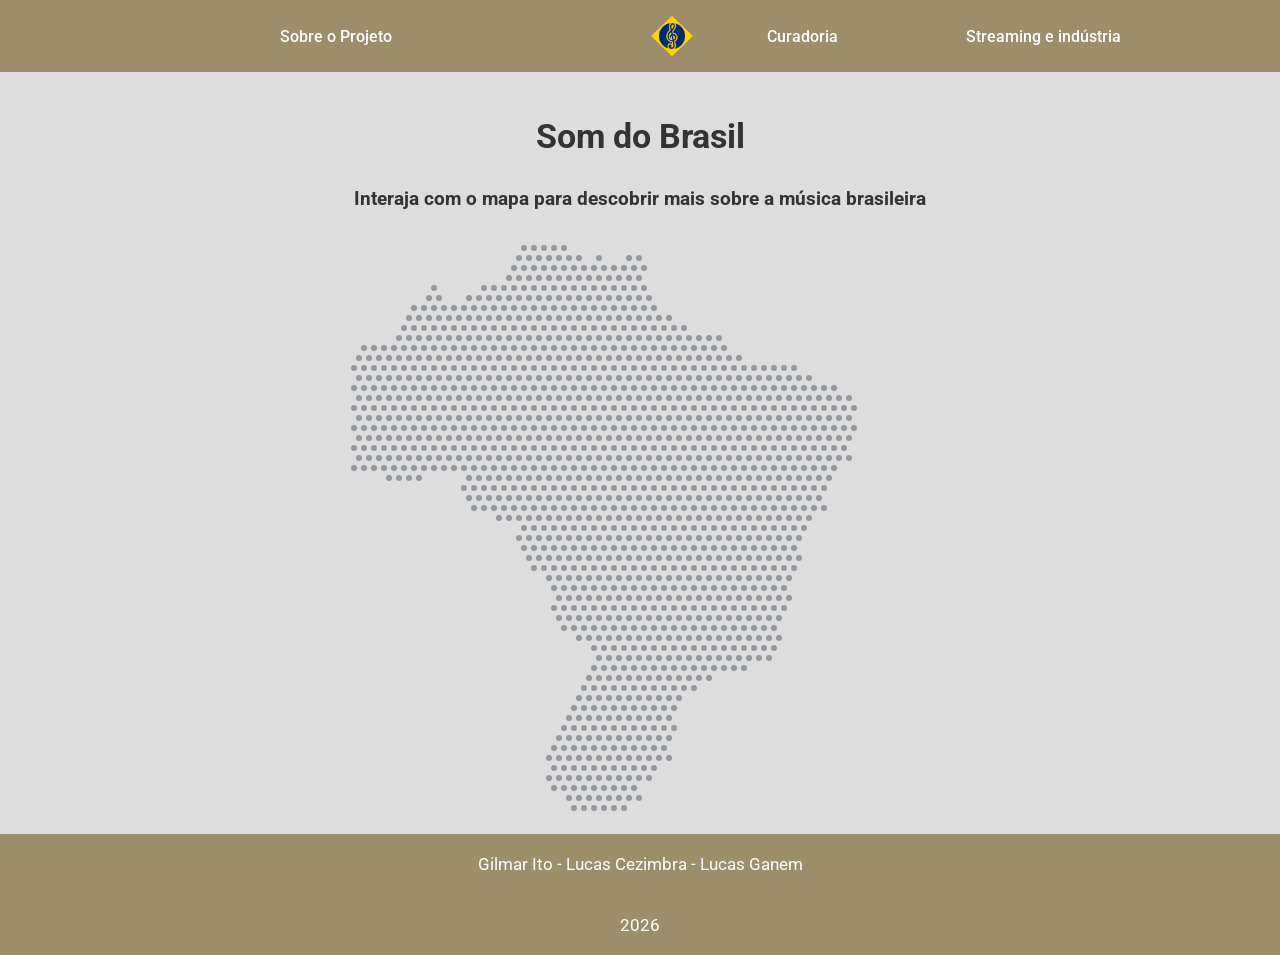
<file: index.html>
<!doctype html>
<html lang="pt-br">
  <head>
    <meta charset="UTF-8" />
    <meta name="viewport" content="width=device-width, initial-scale=1.0" />
    <title>Som do Brasil</title>
    <link rel="preconnect" href="https://fonts.googleapis.com" />
    <link rel="preconnect" href="https://fonts.gstatic.com" crossorigin />
    <link
      href="https://fonts.googleapis.com/css2?family=Roboto:wght@400;700&display=swap"
      rel="stylesheet"
    />
    <link rel="stylesheet" href="./styles/global.css" />
    <link rel="stylesheet" href="./styles/homepage.css" />
    <script type="module" src="./js/main.js"></script>
  </head>
  <body>
    <app-header></app-header>
    <main>
      <h1 class="title">Som do Brasil</h1>
      <h2 id="apresentacao-mapa">
        Interaja com o mapa para descobrir mais sobre a música brasileira
      </h2>
      <section id="brazil-map"></section>
    </main>
    <app-footer></app-footer>
  </body>
</html>
</file>
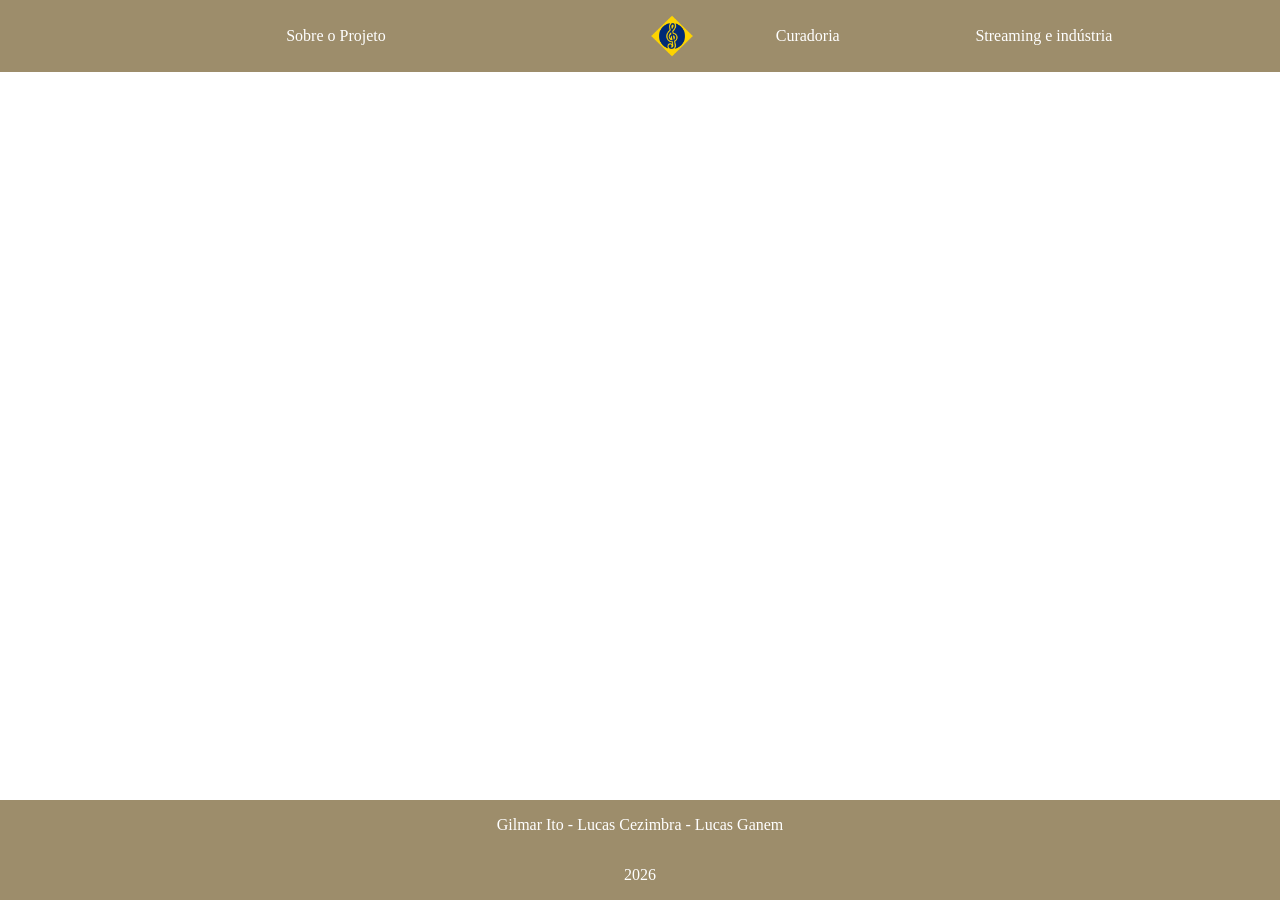
<file: curadoria.html>
<!doctype html>
<html lang="pt-br">
  <head>
    <meta charset="UTF-8" />
    <meta name="viewport" content="width=device-width, initial-scale=1.0" />
    <title>Document</title>
    <link rel="stylesheet" href="./styles/style.css" />
    <script type="module" src="./js/main.js"></script>
  </head>
  <body>
    <app-header></app-header>
    <main>
      <h1>curadoria</h1>
    </main>
    <app-footer></app-footer>
  </body>
</html>
</file>
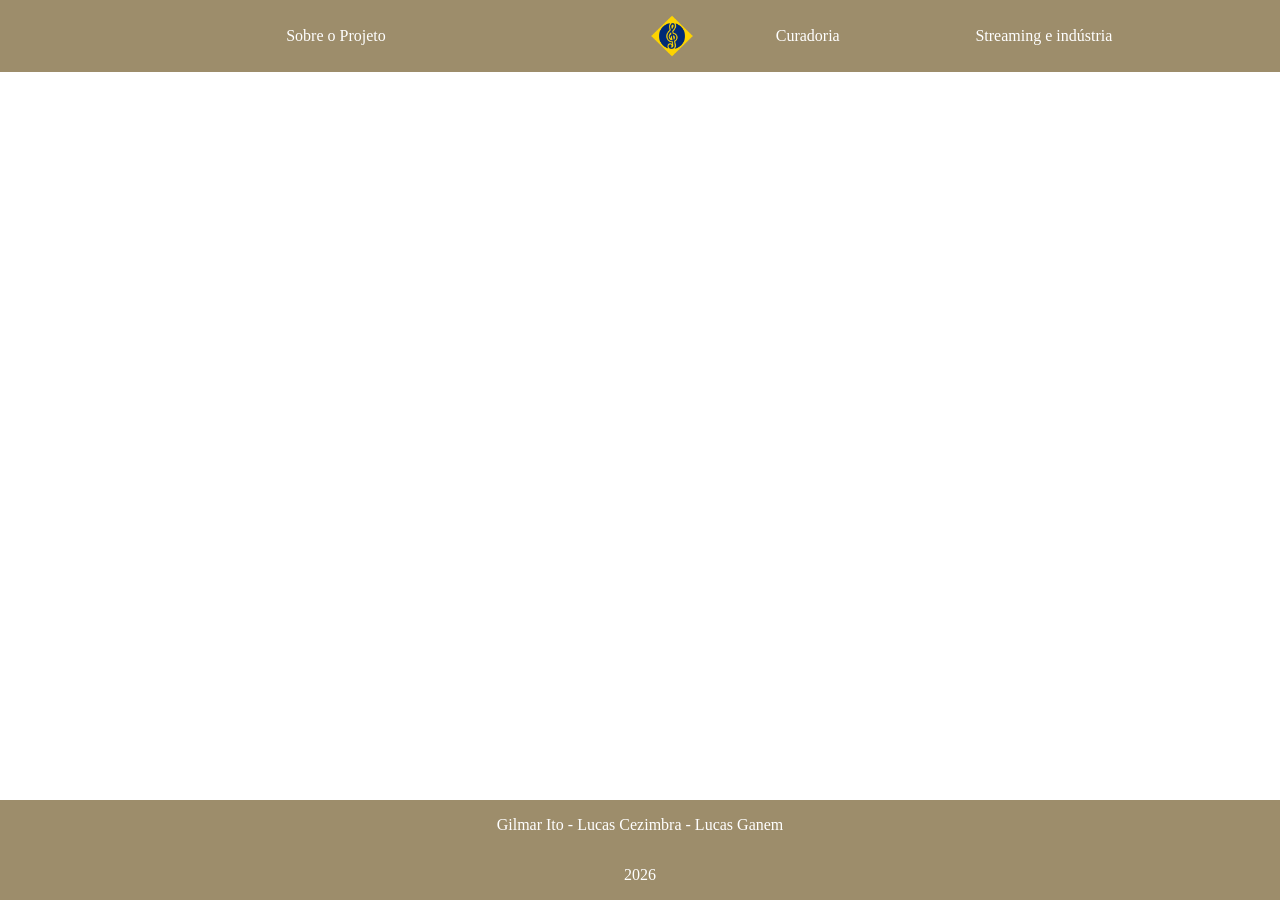
<file: dadosETendencia.html>
<!doctype html>
<html lang="pt-br">
  <head>
    <meta charset="UTF-8" />
    <meta name="viewport" content="width=device-width, initial-scale=1.0" />
    <title>Document</title>
    <link rel="stylesheet" href="./styles/style.css" />
    <script type="module" src="./js/main.js"></script>
  </head>
  <body>
    <app-header></app-header>
    <main>
      <h1>dados e tendencia</h1>
    </main>
    <app-footer></app-footer>
  </body>
</html>
</file>
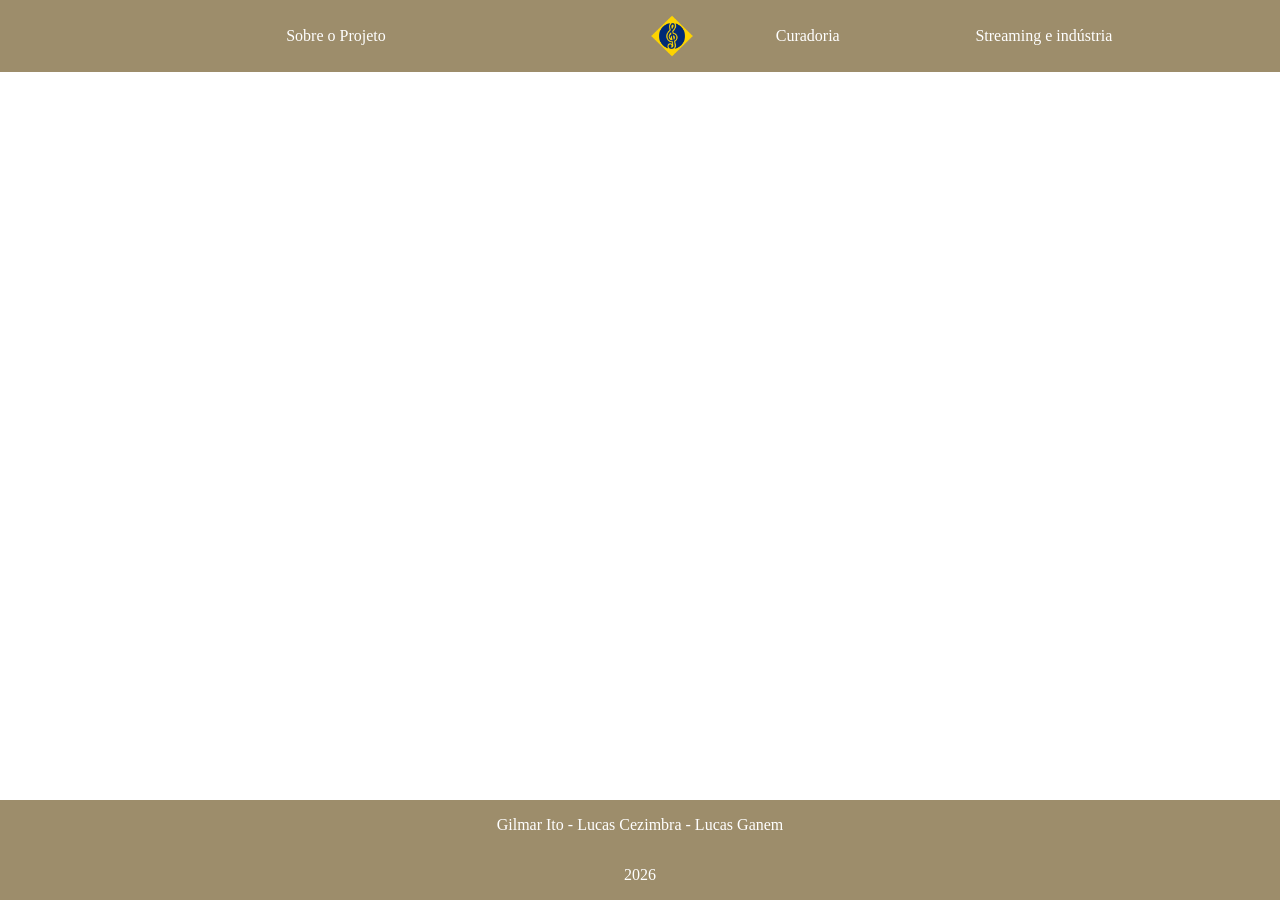
<file: mapaRegional.html>
<!doctype html>
<html lang="pt-br">
  <head>
    <meta charset="UTF-8" />
    <meta name="viewport" content="width=device-width, initial-scale=1.0" />
    <title>Document</title>
    <link rel="stylesheet" href="./styles/style.css" />
    <script type="module" src="./js/main.js"></script>
  </head>
  <body>
    <app-header></app-header>
    <main>
      <h1>mapa regional</h1>
    </main>
    <app-footer></app-footer>
  </body>
</html>
</file>
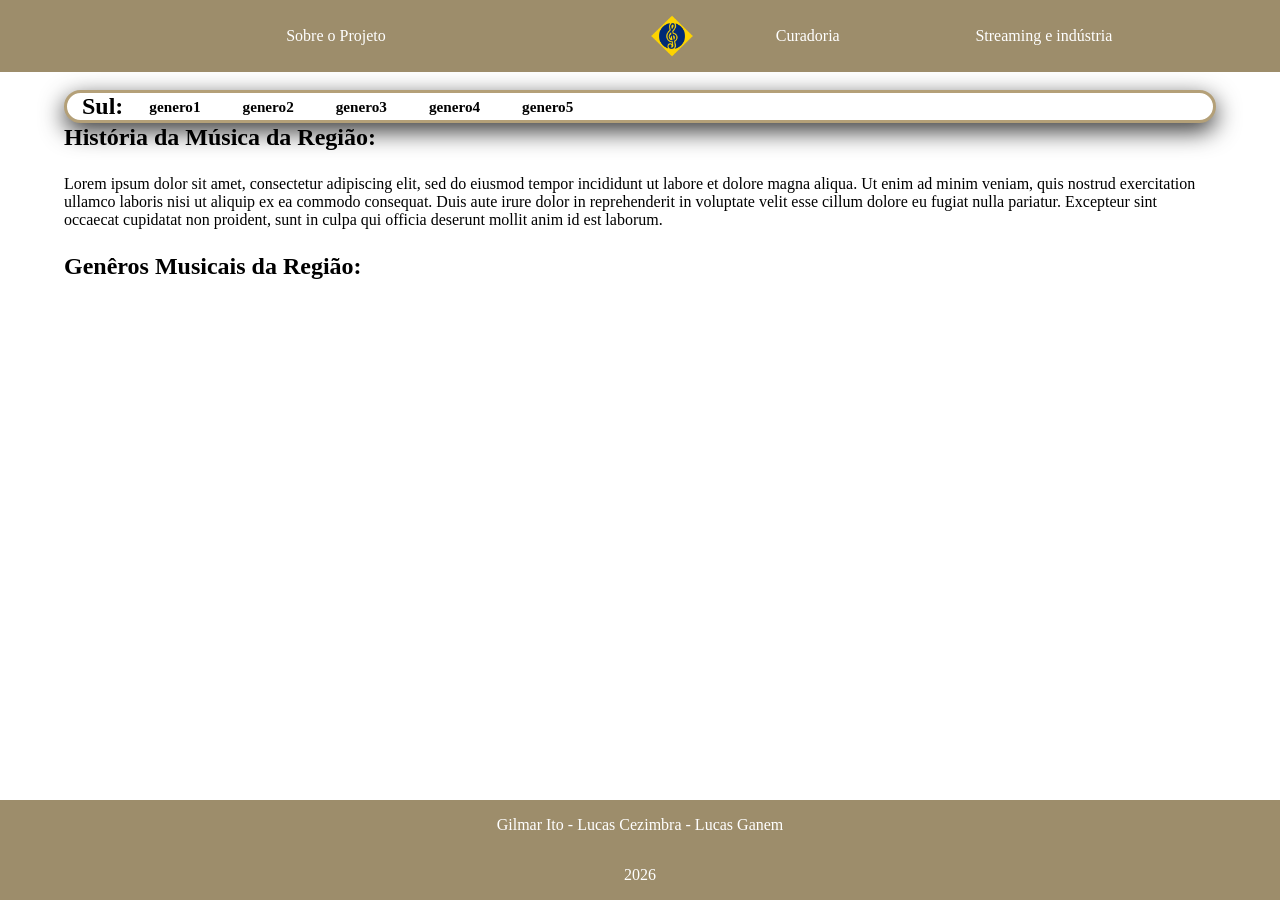
<file: regiao.html>
<!doctype html>
<html lang="en">
  <head>
    <meta charset="UTF-8" />
    <meta name="viewport" content="width=device-width, initial-scale=1.0" />
    <title>Document</title>
    <link rel="stylesheet" href="./styles/style.css" />
    <link rel="stylesheet" href="./styles/region.css" />
    <script type="module" src="./js/main.js"></script>
    <script type="module" src="./js/region.js"></script>
  </head>
  <body>
    <app-header></app-header>
    <aside id="menubar">
      <h1 id="genre-title">Sul:</h1>
      <ul id="genres-link">
        <li><a class="genres-a" href="#">genero1</a></li>
        <li><a class="genres-a" href="#">genero2</a></li>
        <li><a class="genres-a" href="#">genero3</a></li>
        <li><a class="genres-a" href="#">genero4</a></li>
        <li><a class="genres-a" href="#">genero5</a></li>
      </ul>
    </aside>
    <main id="region-main">
      <section>
        <h2>História da Música da Região:</h2>
        <article>
          Lorem ipsum dolor sit amet, consectetur adipiscing elit, sed do
          eiusmod tempor incididunt ut labore et dolore magna aliqua. Ut enim ad
          minim veniam, quis nostrud exercitation ullamco laboris nisi ut
          aliquip ex ea commodo consequat. Duis aute irure dolor in
          reprehenderit in voluptate velit esse cillum dolore eu fugiat nulla
          pariatur. Excepteur sint occaecat cupidatat non proident, sunt in
          culpa qui officia deserunt mollit anim id est laborum.
        </article>
      </section>

      <section id="genres">
        <h2>Genêros Musicais da Região:</h2>
      </section>
    </main>
    <app-footer></app-footer>
  </body>
</html>
</file>
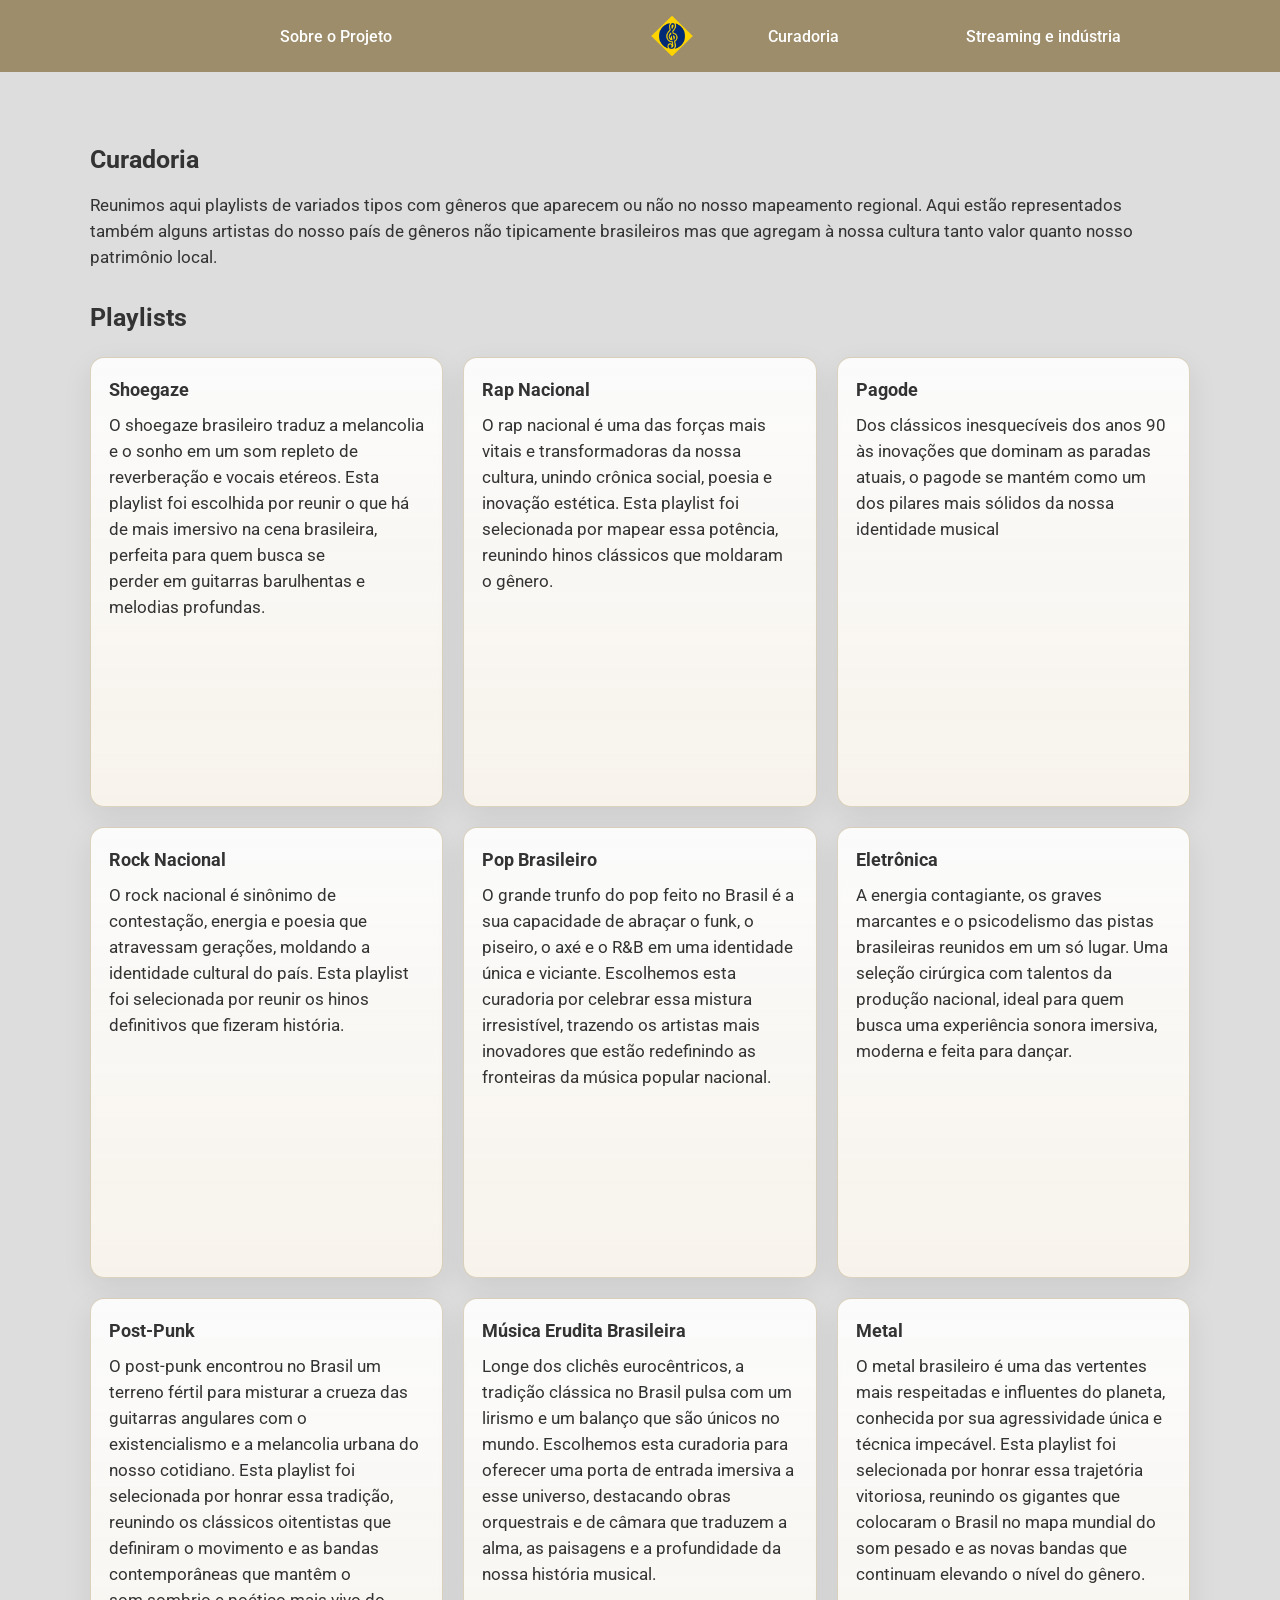
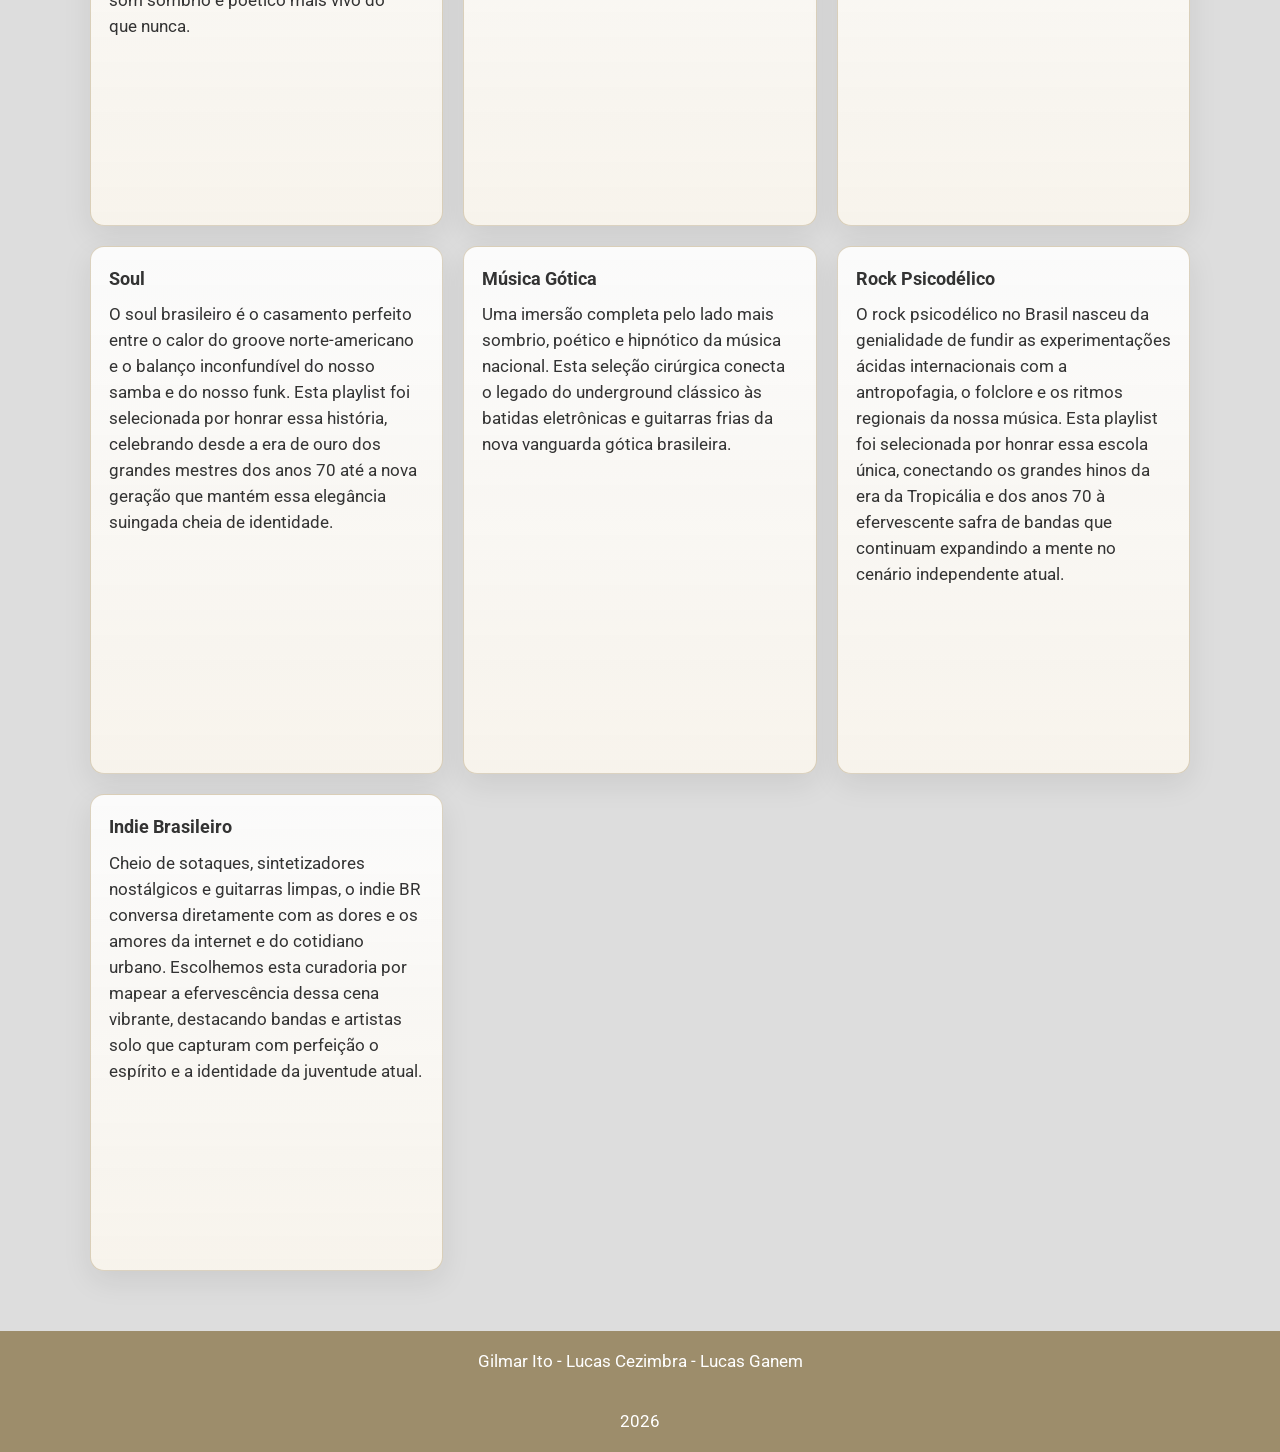
<file: pages/curadoria.html>
<!doctype html>
<html lang="pt-br">
  <head>
    <meta charset="UTF-8" />
    <meta name="viewport" content="width=device-width, initial-scale=1.0" />
    <title>Curadoria</title>
    <link rel="stylesheet" href="../styles/global.css" />
    <link rel="stylesheet" href="../styles/curadoria.css" />
    <script type="module" src="../js/main.js"></script>
  </head>
  <body>
    <app-header></app-header>
    <main id="curadoria-main">
      <section class="curadoria-hero">
        <h1>Curadoria</h1>
        <article>
          Reunimos aqui playlists de variados tipos com gêneros que aparecem ou não no nosso
          mapeamento regional. Aqui estão representados também alguns artistas do nosso país de
          gêneros não tipicamente brasileiros mas que agregam à nossa cultura tanto valor quanto
          nosso patrimônio local.
        </article>
      </section>

      <section aria-label="Playlists em destaque">
        <h2>Playlists</h2>

        <div class="playlist-grid">
          <article class="playlist-card">
            <div class="playlist-card__header">
              <div>
                <h3>Shoegaze</h3>
                <p>O shoegaze brasileiro traduz a melancolia e o sonho em um som repleto de reverberação e vocais etéreos. Esta playlist foi escolhida por reunir o que há de mais imersivo na cena brasileira, perfeita para quem busca se perder em guitarras barulhentas e melodias profundas.</p>
              </div>
            </div>
            <iframe
              class="spotify-embed"
              style="border-radius: 12px"
              src="https://open.spotify.com/embed/playlist/7p2BRbsqqsHT8gylCKDNq9"
              width="100%"
              height="152"
              frameborder="0"
              allow="autoplay; clipboard-write; encrypted-media; fullscreen; picture-in-picture"
              loading="lazy"
              referrerpolicy="strict-origin-when-cross-origin"
              title="Spotify playlist Shoegaze"
            ></iframe>
          </article>
          <article class="playlist-card">
            <div class="playlist-card__header">
              <div>
                <h3>Rap Nacional</h3>
                <p>O rap nacional é uma das forças mais vitais e transformadoras da nossa cultura, unindo crônica social, poesia e inovação estética. Esta playlist foi selecionada por mapear essa potência, reunindo hinos clássicos que moldaram o gênero.</p>
              </div>
            </div>
            <iframe
              class="spotify-embed"
              style="border-radius: 12px"
              src="https://open.spotify.com/embed/playlist/7ixochnHzdR1RrD2PnpzCP"
              width="100%"
              height="152"
              frameborder="0"
              allow="autoplay; clipboard-write; encrypted-media; fullscreen; picture-in-picture"
              loading="lazy"
              referrerpolicy="strict-origin-when-cross-origin"
              title="Spotify playlist Rap Nacional"
            ></iframe>
          </article>
          <article class="playlist-card">
            <div class="playlist-card__header">
              <div>
                <h3>Pagode</h3>
                <p>Dos clássicos inesquecíveis dos anos 90 às inovações que dominam as paradas atuais, o pagode se mantém como um dos pilares mais sólidos da nossa identidade musical</p>
              </div>
            </div>
            <iframe
              class="spotify-embed"
              style="border-radius: 12px"
              src="https://open.spotify.com/embed/playlist/1ShAP8XqA3aaNWKHEOiKAK"
              width="100%"
              height="152"
              frameborder="0"
              allow="autoplay; clipboard-write; encrypted-media; fullscreen; picture-in-picture"
              loading="lazy"
              referrerpolicy="strict-origin-when-cross-origin"
              title="Spotify album Pagode"
            ></iframe>
          </article>
          <article class="playlist-card">
            <div class="playlist-card__header">
              <div>
                <h3>Rock Nacional</h3>
                <p>O rock nacional é sinônimo de contestação, energia e poesia que atravessam gerações, moldando a identidade cultural do país. Esta playlist foi selecionada por reunir os hinos definitivos que fizeram história.</p>
              </div>
            </div>
            <iframe
              class="spotify-embed"
              style="border-radius: 12px"
              src="https://open.spotify.com/embed/playlist/6JaQHAaEKZTk6zW8n5g4fj"
              width="100%"
              height="152"
              frameborder="0"
              allow="autoplay; clipboard-write; encrypted-media; fullscreen; picture-in-picture"
              loading="lazy"
              referrerpolicy="strict-origin-when-cross-origin"
              title="Spotify playlist Rock Nacional"
            ></iframe>
          </article>
          <article class="playlist-card">
            <div class="playlist-card__header">
              <div>
                <h3>Pop Brasileiro</h3>
                <p>O grande trunfo do pop feito no Brasil é a sua capacidade de abraçar o funk, o piseiro, o axé e o R&B em uma identidade única e viciante. Escolhemos esta curadoria por celebrar essa mistura irresistível, trazendo os artistas mais inovadores que estão redefinindo as fronteiras da música popular nacional.</P>
              </div>
            </div>
            <iframe
              class="spotify-embed"
              style="border-radius: 12px"
              src="https://open.spotify.com/embed/playlist/3GsUFHlbsI5O0R4VgKOQ6G"
              width="100%"
              height="152"
              frameborder="0"
              allow="autoplay; clipboard-write; encrypted-media; fullscreen; picture-in-picture"
              loading="lazy"
              referrerpolicy="strict-origin-when-cross-origin"
              title="Spotify playlist Pop Brasileiro"
            ></iframe>
          </article>
          <article class="playlist-card">
            <div class="playlist-card__header">
              <div>
                <h3>Eletrônica</h3>
                <p>A energia contagiante, os graves marcantes e o psicodelismo das pistas brasileiras reunidos em um só lugar. Uma seleção cirúrgica com talentos da produção nacional, ideal para quem busca uma experiência sonora imersiva, moderna e feita para dançar.</p>
              </div>
            </div>
            <iframe
              class="spotify-embed"
              style="border-radius: 12px"
              src="https://open.spotify.com/embed/playlist/3W3CXvMPasD5si33D0ty5l"
              width="100%"
              height="152"
              frameborder="0"
              allow="autoplay; clipboard-write; encrypted-media; fullscreen; picture-in-picture"
              loading="lazy"
              referrerpolicy="strict-origin-when-cross-origin"
              title="Spotify playlist Eletrônica"
            ></iframe>
          </article>
          <article class="playlist-card">
            <div class="playlist-card__header">
              <div>
                <h3>Post-Punk</h3>
                <p> O post-punk encontrou no Brasil um terreno fértil para misturar a crueza das guitarras angulares com o existencialismo e a melancolia urbana do nosso cotidiano. Esta playlist foi selecionada por honrar essa tradição, reunindo os clássicos oitentistas que definiram o movimento e as bandas contemporâneas que mantêm o som sombrio e poético mais vivo do que nunca.</p>
              </div>
            </div>
            <iframe
              class="spotify-embed"
              style="border-radius: 12px"
              src="https://open.spotify.com/embed/playlist/4FrAboZXOS53QFFvWif79n"
              width="100%"
              height="152"
              frameborder="0"
              allow="autoplay; clipboard-write; encrypted-media; fullscreen; picture-in-picture"
              loading="lazy"
              referrerpolicy="strict-origin-when-cross-origin"
              title="Spotify playlist Post-Punk"
            ></iframe>
          </article>
          <article class="playlist-card">
            <div class="playlist-card__header">
              <div>
                <h3>Música Erudita Brasileira</h3>
                <p>Longe dos clichês eurocêntricos, a tradição clássica no Brasil pulsa com um lirismo e um balanço que são únicos no mundo. Escolhemos esta curadoria para oferecer uma porta de entrada imersiva a esse universo, destacando obras orquestrais e de câmara que traduzem a alma, as paisagens e a profundidade da nossa história musical. </p>
              </div>
            </div>
            <iframe
              class="spotify-embed"
              style="border-radius: 12px"
              src="https://open.spotify.com/embed/playlist/39Hjso67G3i73ZywqViNVe"
              width="100%"
              height="152"
              frameborder="0"
              allow="autoplay; clipboard-write; encrypted-media; fullscreen; picture-in-picture"
              loading="lazy"
              referrerpolicy="strict-origin-when-cross-origin"
              title="Spotify playlist Música Erudita Brasileira"
            ></iframe>
          </article>
          <article class="playlist-card">
            <div class="playlist-card__header">
              <div>
                <h3>Metal</h3>
                <p>O metal brasileiro é uma das vertentes mais respeitadas e influentes do planeta, conhecida por sua agressividade única e técnica impecável. Esta playlist foi selecionada por honrar essa trajetória vitoriosa, reunindo os gigantes que colocaram o Brasil no mapa mundial do som pesado e as novas bandas que continuam elevando o nível do gênero.</p>
              </div>
            </div>
            <iframe
              class="spotify-embed"
              style="border-radius: 12px"
              src="https://open.spotify.com/embed/playlist/0ISoVjfoKNUYE9ZIomt61i"
              width="100%"
              height="152"
              frameborder="0"
              allow="autoplay; clipboard-write; encrypted-media; fullscreen; picture-in-picture"
              loading="lazy"
              referrerpolicy="strict-origin-when-cross-origin"
              title="Spotify playlist Metal "
            ></iframe>
          </article>
          <article class="playlist-card">
            <div class="playlist-card__header">
              <div>
                <h3>Soul</h3>
                <p>O soul brasileiro é o casamento perfeito entre o calor do groove norte-americano e o balanço inconfundível do nosso samba e do nosso funk. Esta playlist foi selecionada por honrar essa história, celebrando desde a era de ouro dos grandes mestres dos anos 70 até a nova geração que mantém essa elegância suingada cheia de identidade.</p>
              </div>
            </div>
            <iframe
              class="spotify-embed"
              style="border-radius: 12px"
              src="https://open.spotify.com/embed/playlist/37i9dQZF1DWVJE8hP95f7v"
              width="100%"
              height="152"
              frameborder="0"
              allow="autoplay; clipboard-write; encrypted-media; fullscreen; picture-in-picture"
              loading="lazy"
              referrerpolicy="strict-origin-when-cross-origin"
              title="Spotify playlist Soul "
            ></iframe>
          </article>
          <article class="playlist-card">
            <div class="playlist-card__header">
              <div>
                <h3>Música Gótica</h3>
                <p>Uma imersão completa pelo lado mais sombrio, poético e hipnótico da música nacional. Esta seleção cirúrgica conecta o legado do underground clássico às batidas eletrônicas e guitarras frias da nova vanguarda gótica brasileira.</p>
              </div>
            </div>
            <iframe
              class="spotify-embed"
              style="border-radius: 12px"
              src="https://open.spotify.com/embed/playlist/2bz1ko1R5NBLEsRmONdYz0"
              width="100%"
              height="152"
              frameborder="0"
              allow="autoplay; clipboard-write; encrypted-media; fullscreen; picture-in-picture"
              loading="lazy"
              referrerpolicy="strict-origin-when-cross-origin"
              title="Spotify playlist Música Gótica"
            ></iframe>
          </article>
          <article class="playlist-card">
            <div class="playlist-card__header">
              <div>
                <h3>Rock Psicodélico</h3>
                <p>O rock psicodélico no Brasil nasceu da genialidade de fundir as experimentações ácidas internacionais com a antropofagia, o folclore e os ritmos regionais da nossa música. Esta playlist foi selecionada por honrar essa escola única, conectando os grandes hinos da era da Tropicália e dos anos 70 à efervescente safra de bandas que continuam expandindo a mente no cenário independente atual.</p>
              </div>
            </div>
            <iframe
              class="spotify-embed"
              style="border-radius: 12px"
              src="https://open.spotify.com/embed/playlist/0McT9GeaElQ93xFBGFsHba"
              width="100%"
              height="152"
              frameborder="0"
              allow="autoplay; clipboard-write; encrypted-media; fullscreen; picture-in-picture"
              loading="lazy"
              referrerpolicy="strict-origin-when-cross-origin"
              title="Spotify playlist Rock Psicodélico"
            ></iframe>
          </article>
          <article class="playlist-card">
            <div class="playlist-card__header">
              <div>
                <h3>Indie Brasileiro</h3>
                <p>Cheio de sotaques, sintetizadores nostálgicos e guitarras limpas, o indie BR conversa diretamente com as dores e os amores da internet e do cotidiano urbano. Escolhemos esta curadoria por mapear a efervescência dessa cena vibrante, destacando bandas e artistas solo que capturam com perfeição o espírito e a identidade da juventude atual.</p>
              </div>
            </div>
            <iframe
              class="spotify-embed"
              style="border-radius: 12px"
              src="https://open.spotify.com/embed/playlist/4gwqY6OSobGlvoqHUMzHdf"
              width="100%"
              height="152"
              frameborder="0"
              allow="autoplay; clipboard-write; encrypted-media; fullscreen; picture-in-picture"
              loading="lazy"
              referrerpolicy="strict-origin-when-cross-origin"
              title="Spotify playlist Indie Brasileiro"
            ></iframe>
          </article>
        </div>
      </section>
    </main>
    <app-footer></app-footer>
  </body>
</html>
</file>
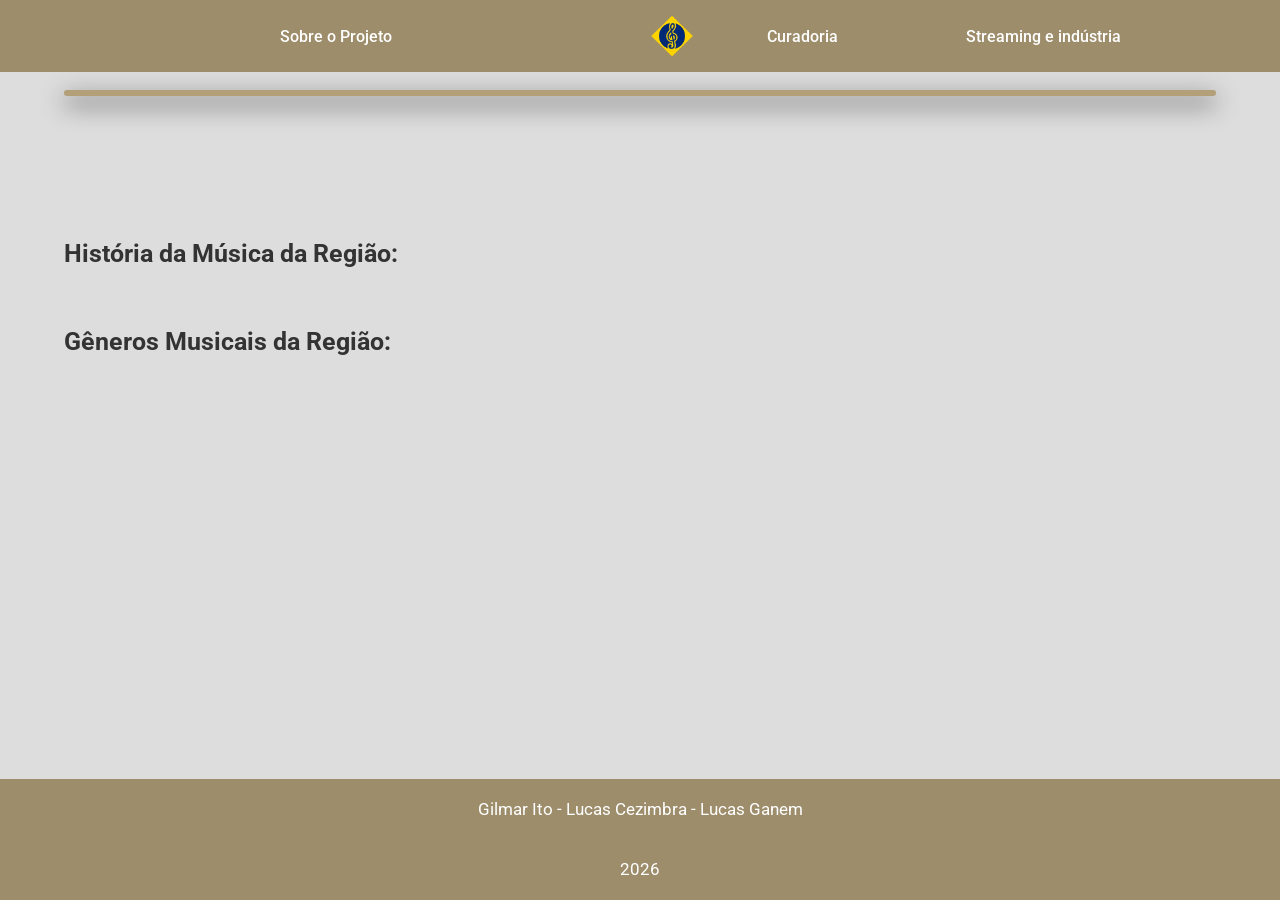
<file: pages/regiao.html>
<!doctype html>
<html lang="en">
  <head>
    <meta charset="UTF-8" />
    <meta name="viewport" content="width=device-width, initial-scale=1.0" />
    <title>Regiao</title>
    <link rel="stylesheet" href="../styles/global.css" />
    <link rel="stylesheet" href="../styles/region.css" />
    <script type="module" src="../js/main.js"></script>
    <script type="module" src="../js/region.js"></script>
  </head>
  <body>
    <app-header></app-header>
    <aside id="menubar">
      <h1 id="region-title"></h1>
      <ul id="genres-link"></ul>
    </aside>
    <main id="region-main">
      <article>
        <h2>História da Música da Região:</h2>
        <p id="history"></p>
      </article>

      <section id="genres">
        <h2>Gêneros Musicais da Região:</h2>
      </section>
    </main>
    <app-footer></app-footer>
  </body>
</html>
</file>
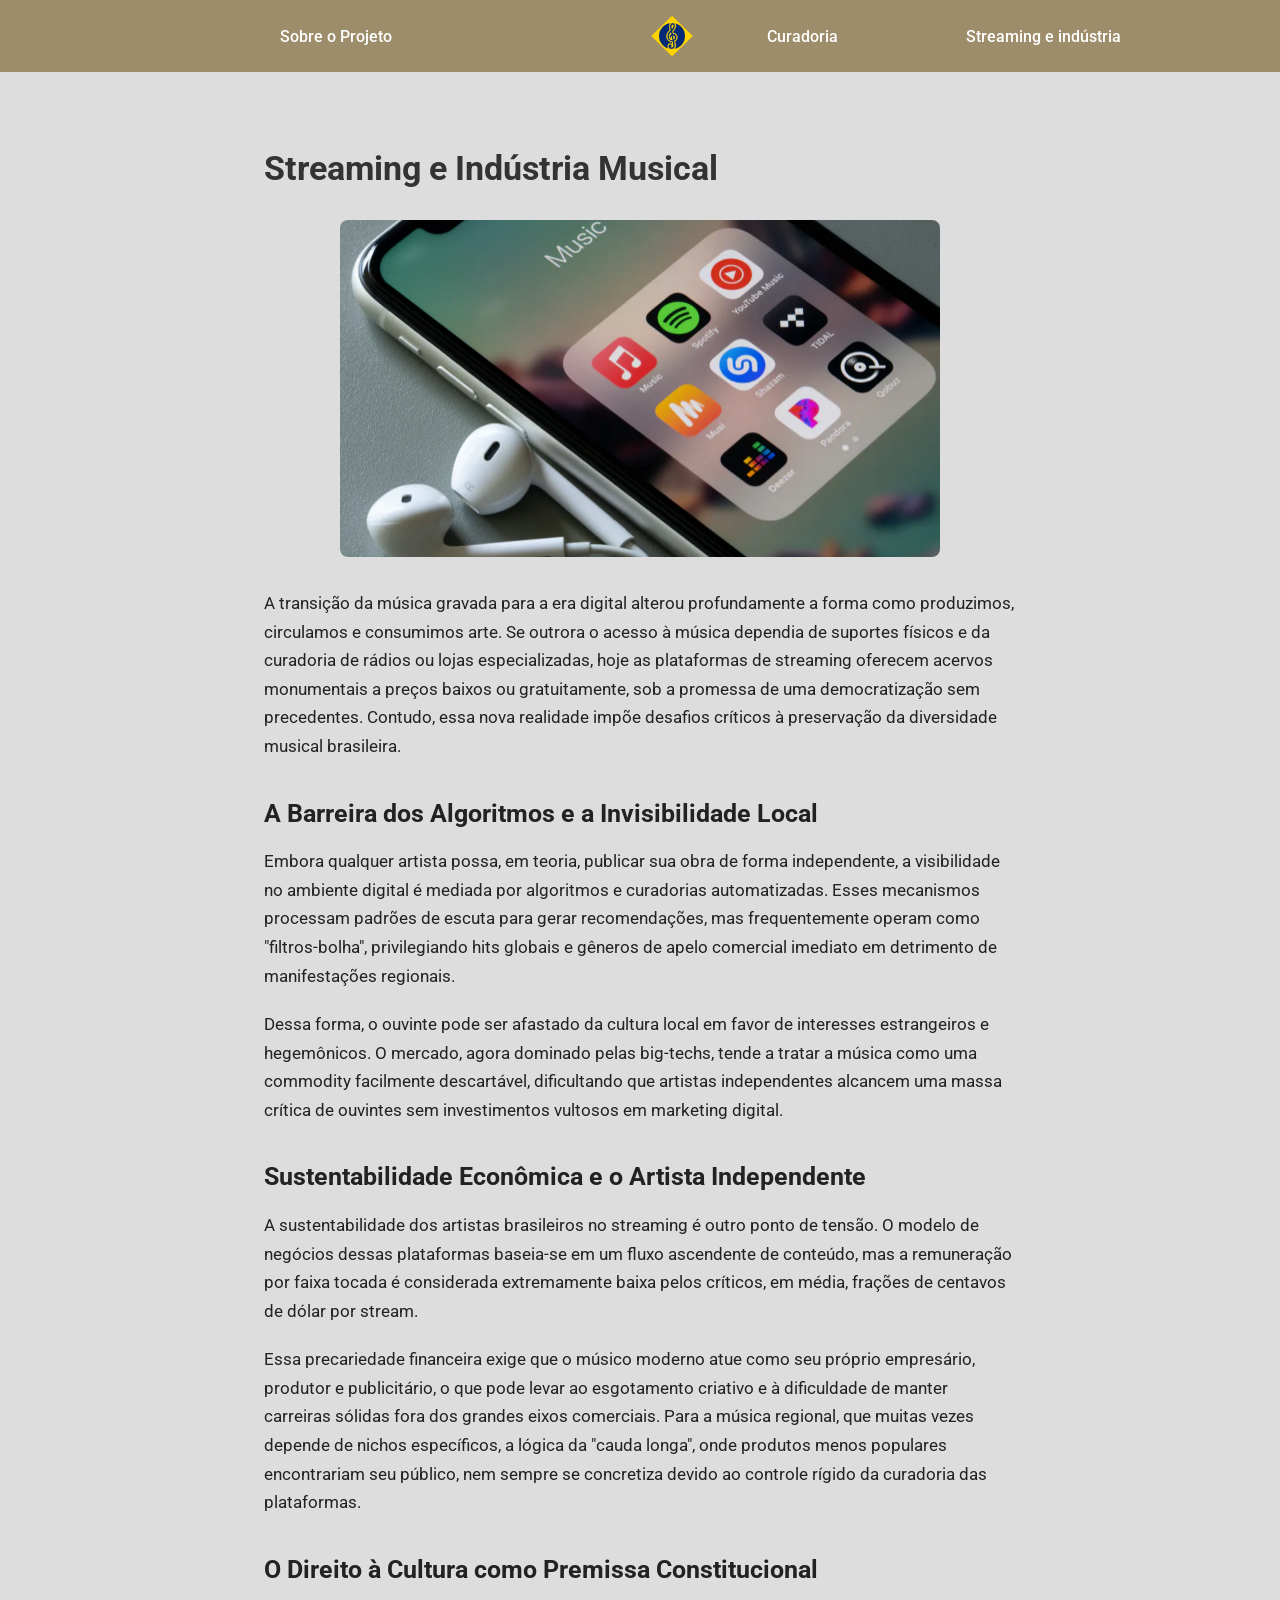
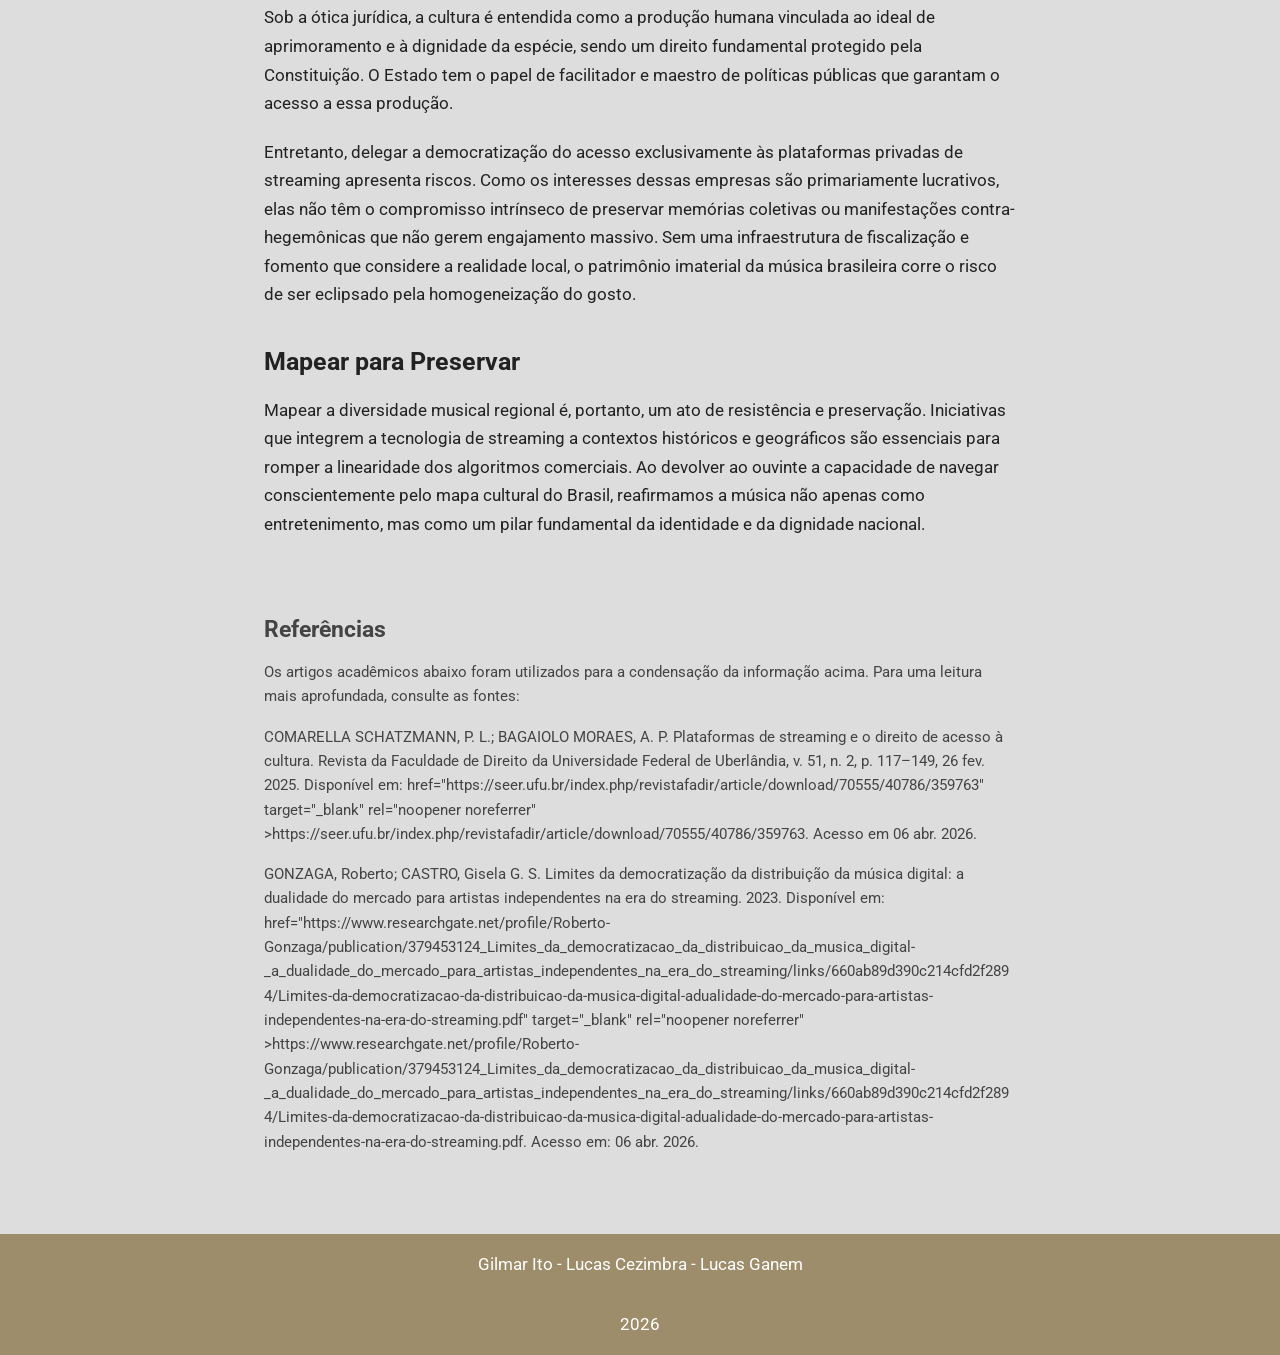
<file: pages/streamingEIndustria.html>
<!doctype html>
<html lang="pt-br">
  <head>
    <meta charset="UTF-8" />
    <meta name="viewport" content="width=device-width, initial-scale=1.0" />
    <title>Streaming e Indústria Musical</title>

    <link rel="preconnect" href="https://fonts.googleapis.com" />
    <link rel="preconnect" href="https://fonts.gstatic.com" crossorigin />
    <link rel="stylesheet" href="../styles/global.css" />
    <link rel="stylesheet" href="../styles/streamingAndInsdustry.css" />
    <script type="module" src="../js/main.js"></script>
  </head>
  <body>
    <app-header></app-header>
    <main class="content-wrapper">
      <h1>Streaming e Indústria Musical</h1>

      <img
        id="img-si"
        src="../assets/images/img_1_streaming.png"
        alt="Ilustração representando a relação entre streaming e indústria musical"
        class="main-image"
      />

      <article>
        <p>
          A transição da música gravada para a era digital alterou profundamente a forma como
          produzimos, circulamos e consumimos arte. Se outrora o acesso à música dependia de
          suportes físicos e da curadoria de rádios ou lojas especializadas, hoje as plataformas
          de streaming oferecem acervos monumentais a preços baixos ou gratuitamente, sob a
          promessa de uma democratização sem precedentes. Contudo, essa nova realidade impõe
          desafios críticos à preservação da diversidade musical brasileira.
        </p>

        <h2>A Barreira dos Algoritmos e a Invisibilidade Local</h2>
        <p>
          Embora qualquer artista possa, em teoria, publicar sua obra de forma independente, a
          visibilidade no ambiente digital é mediada por algoritmos e curadorias automatizadas.
          Esses mecanismos processam padrões de escuta para gerar recomendações, mas
          frequentemente operam como "filtros-bolha", privilegiando hits globais e gêneros de
          apelo comercial imediato em detrimento de manifestações regionais.
        </p>
        <p>
          Dessa forma, o ouvinte pode ser afastado da cultura local em favor de interesses
          estrangeiros e hegemônicos. O mercado, agora dominado pelas big-techs, tende a tratar a
          música como uma commodity facilmente descartável, dificultando que artistas
          independentes alcancem uma massa crítica de ouvintes sem investimentos vultosos em
          marketing digital.
        </p>

        <h2>Sustentabilidade Econômica e o Artista Independente</h2>
        <p>
          A sustentabilidade dos artistas brasileiros no streaming é outro ponto de tensão. O
          modelo de negócios dessas plataformas baseia-se em um fluxo ascendente de conteúdo, mas
          a remuneração por faixa tocada é considerada extremamente baixa pelos críticos, em
          média, frações de centavos de dólar por stream.
        </p>
        <p>
          Essa precariedade financeira exige que o músico moderno atue como seu próprio
          empresário, produtor e publicitário, o que pode levar ao esgotamento criativo e à
          dificuldade de manter carreiras sólidas fora dos grandes eixos comerciais. Para a música
          regional, que muitas vezes depende de nichos específicos, a lógica da "cauda longa",
          onde produtos menos populares encontrariam seu público, nem sempre se concretiza devido
          ao controle rígido da curadoria das plataformas.
        </p>

        <h2>O Direito à Cultura como Premissa Constitucional</h2>
        <p>
          Sob a ótica jurídica, a cultura é entendida como a produção humana vinculada ao ideal de
          aprimoramento e à dignidade da espécie, sendo um direito fundamental protegido pela
          Constituição. O Estado tem o papel de facilitador e maestro de políticas públicas que
          garantam o acesso a essa produção.
        </p>
        <p>
          Entretanto, delegar a democratização do acesso exclusivamente às plataformas privadas de
          streaming apresenta riscos. Como os interesses dessas empresas são primariamente
          lucrativos, elas não têm o compromisso intrínseco de preservar memórias coletivas ou
          manifestações contra-hegemônicas que não gerem engajamento massivo. Sem uma
          infraestrutura de fiscalização e fomento que considere a realidade local, o patrimônio
          imaterial da música brasileira corre o risco de ser eclipsado pela homogeneização do
          gosto.
        </p>

        <h2>Mapear para Preservar</h2>
        <p>
          Mapear a diversidade musical regional é, portanto, um ato de resistência e preservação.
          Iniciativas que integrem a tecnologia de streaming a contextos históricos e geográficos
          são essenciais para romper a linearidade dos algoritmos comerciais. Ao devolver ao
          ouvinte a capacidade de navegar conscientemente pelo mapa cultural do Brasil,
          reafirmamos a música não apenas como entretenimento, mas como um pilar fundamental da
          identidade e da dignidade nacional.
        </p>
      </article>

      <section class="references">
        <h2>Referências</h2>
        <p>
          Os artigos acadêmicos abaixo foram utilizados para a condensação da informação acima.
          Para uma leitura mais aprofundada, consulte as fontes:
        </p>
        <ul>
          <li>
            COMARELLA SCHATZMANN, P. L.; BAGAIOLO MORAES, A. P. Plataformas de streaming e o
            direito de acesso à cultura. Revista da Faculdade de Direito da Universidade Federal
            de Uberlândia, v. 51, n. 2, p. 117–149, 26 fev. 2025. Disponível em:
            
              href="https://seer.ufu.br/index.php/revistafadir/article/download/70555/40786/359763"
              target="_blank"
              rel="noopener noreferrer"
              >https://seer.ufu.br/index.php/revistafadir/article/download/70555/40786/359763</a
            >. Acesso em 06 abr. 2026.
          </li>
          <li>
            GONZAGA, Roberto; CASTRO, Gisela G. S. Limites da democratização da distribuição da
            música digital: a dualidade do mercado para artistas independentes na era do
            streaming. 2023. Disponível em:
            
              href="https://www.researchgate.net/profile/Roberto-Gonzaga/publication/379453124_Limites_da_democratizacao_da_distribuicao_da_musica_digital-_a_dualidade_do_mercado_para_artistas_independentes_na_era_do_streaming/links/660ab89d390c214cfd2f2894/Limites-da-democratizacao-da-distribuicao-da-musica-digital-adualidade-do-mercado-para-artistas-independentes-na-era-do-streaming.pdf"
              target="_blank"
              rel="noopener noreferrer"
              >https://www.researchgate.net/profile/Roberto-Gonzaga/publication/379453124_Limites_da_democratizacao_da_distribuicao_da_musica_digital-_a_dualidade_do_mercado_para_artistas_independentes_na_era_do_streaming/links/660ab89d390c214cfd2f2894/Limites-da-democratizacao-da-distribuicao-da-musica-digital-adualidade-do-mercado-para-artistas-independentes-na-era-do-streaming.pdf</a
            >. Acesso em: 06 abr. 2026.
          </li>
        </ul>
      </section>
    </main>
    <app-footer></app-footer>
  </body>
</html>
</file>
<file: styles/global.css>
@import url("https://fonts.googleapis.com/css2?family=Roboto:wght@400;700&family=Russo+One&display=swap");

* {
  margin: 0;
  padding: 0;
  box-sizing: border-box;
}

body {
  display: flex;
  flex-direction: column;
  min-height: 100vh;
  padding-top: 110px;
  background-color: #dddddd;
  font-family: "Roboto", sans-serif;
  color: #333333;
  font-size: 1.05rem;
  line-height: 1.6;
}

main {
  flex: 1;
}

.button {
  align-self: center;
  display: inline-flex;
  justify-content: center;
  align-items: center;
  width: 90px;
  height: 50px;
  background-color: #3051a6;
  color: #ffffff;
  border: none;
  font-family: inherit;
  font-weight: bold;
  font-size: 1rem;
  border-radius: 8px;
  cursor: pointer;
  transition: background-color 0.3s ease;
  text-decoration: none;
}

.button:hover {
  background-color: #4c7fff;
}

.button:active {
  background-color: #3051a6;
}

button,
input,
textarea,
select {
  font-family: inherit;
  font-size: inherit;
  color: inherit;
}
</file>
<file: styles/homepage.css>
.title {
  text-align: center;
}

#brazil-map {
  display: flex;
  justify-content: center;
  align-items: center;
  width: 100%;
  max-width: 700px;
  margin: 0 auto;
}

#apresentacao-mapa {
  text-align: center;
  font-size: 1.2rem;
  margin: 20px 0;
}
</file>
<file: styles/style.css>
* {
  margin: 0;
  padding: 0;
  box-sizing: border-box;
}

body {
  display: flex;
  flex-direction: column;
  min-height: 100vh;
}
main {
  flex: 1;
}
</file>
<file: styles/region.css>
h2 {
  padding-bottom: 1.5rem;
  padding-top: 1.5rem;
}

#menubar {
  position: fixed;
  top: 90px;
  left: 50%;
  transform: translateX(-50%);
  display: flex;
  align-items: center;
  gap: 10px;
  background-color: #ffffff;
  padding: 0 15px;
  max-width: 1000px;
  border-radius: 50px;
  border: 3px solid #b4a078;
  box-shadow: 0 8px 24px rgba(0, 0, 0, 0.8);
}

#menubar a {
  text-decoration: none;
  color: black;
  font-weight: 600;
  font-size: 0.95rem;
  padding: 8px 16px;
  border-radius: 20px;
  transition: all 0.3s ease;
}

#menubar a:hover {
  color: #ffffff;
  background-color: #3051a6;
}

#genres-link {
  display: flex;
  list-style: none;
  align-items: center;
  gap: 10px;
  flex-wrap: wrap;
}
#genres-a {
  text-decoration: none;
}

#region-main {
  width: 60%;
  margin: 0 auto;
  margin-top: 150px;
}

#history {
  white-space: pre-line;
}
app-genre {
  scroll-margin-top: 200px;
}

@media (max-width: 1500px) {
  #menubar {
    width: 90%;
    max-width: none;
  }
  #region-main {
    width: 90%;
    margin-top: 100px;
  }
}

@media (max-width: 800px) {
  #menubar {
    width: 98%;
    max-width: none;
    gap: 0px;
    padding: 0px 5px;
    max-width: 1000px;
  }

  #menubar a {
    font-weight: 100;
    font-size: 0.8rem;
    padding: 0px;
    margin: 0px;
  }
  #region-title {
    font-size: 1.2rem;
  }
  #genres-link {
    gap: 0px 10px;
  }
  #region-main {
    width: 95%;
    margin-top: 100px;
  }
}
</file>
<file: styles/curadoria.css>
#curadoria-main {
  width: min(1100px, calc(100% - 40px));
  margin: 0 auto;
  margin-top: 30px;
  margin-bottom: 60px;
}

.curadoria-hero {
  display: grid;
  gap: 12px;
  margin-bottom: 28px;
}

.playlist-grid {
  display: grid;
  grid-template-columns: repeat(auto-fit, minmax(280px, 1fr));
  gap: 20px;
  margin-top: 18px;
}

.playlist-card {
  display: grid;
  gap: 16px;
  padding: 18px;
  border: 1px solid rgba(180, 160, 120, 0.45);
  border-radius: 14px;
  background: linear-gradient(180deg, rgba(255, 255, 255, 0.88), rgba(248, 244, 236, 0.96));
  box-shadow: 0 10px 30px rgba(0, 0, 0, 0.08);
}

.playlist-card__header {
  display: grid;
  grid-template-columns: minmax(0, 1fr);
  gap: 14px;
  align-items: start;
}

.playlist-card__header > div {
  min-width: 0;
}

.playlist-card__thumb {
  width: 120px;
  height: 120px;
  object-fit: cover;
  border-radius: 12px;
  border: 3px solid #b4a078;
}

.playlist-card h3 {
  margin: 0 0 8px;
  font-size: 1.1rem;
}

.playlist-card p,
.curadoria-hero article {
  margin: 0;
  line-height: 1.55;
  text-wrap: pretty;
}

.spotify-embed {
  width: 100%;
  min-height: 152px;
  border: 0;
}

@media (max-width: 640px) {
  #curadoria-main {
    width: calc(100% - 24px);
  }

  .playlist-card__header {
    grid-template-columns: 1fr;
  }

  .playlist-card__thumb {
    width: 100%;
    height: auto;
    aspect-ratio: 1 / 1;
  }
}
</file>
<file: styles/streamingAndInsdustry.css>
.content-wrapper {
  max-width: 800px;
  margin: 0 auto;
  padding: 2rem 1.5rem 4rem;
}

.content-wrapper h1 {
  font-weight: 700;
  margin-bottom: 1.5rem;
}

.main-image {
  display: block;
  width: 100%;
  max-width: 600px;
  height: auto;
  margin: 0 auto 2rem;
  border-radius: 8px;
}

article {
  font-weight: 400;
  line-height: 1.7;
  color: #222;
}

article h2 {
  font-weight: 700;
  margin-top: 2rem;
  margin-bottom: 0.75rem;
}

article p {
  margin-bottom: 1.25rem;
}

.references {
  margin-top: 3rem;
  padding-top: 1.5rem;
  border-top: 1px solid #ddd;
  font-size: 0.95rem;
  color: #444;
}

.references h2 {
  font-weight: 700;
  margin-bottom: 0.75rem;
}

.references p {
  margin-bottom: 1rem;
}

.references ul {
  list-style: none;
  padding-left: 0;
}

.references li {
  margin-bottom: 1rem;
  line-height: 1.6;
  word-break: break-word;
}

.references a {
  color: #1a5276;
  text-decoration: underline;
}

.references a:hover {
  color: #154360;
}
</file>
